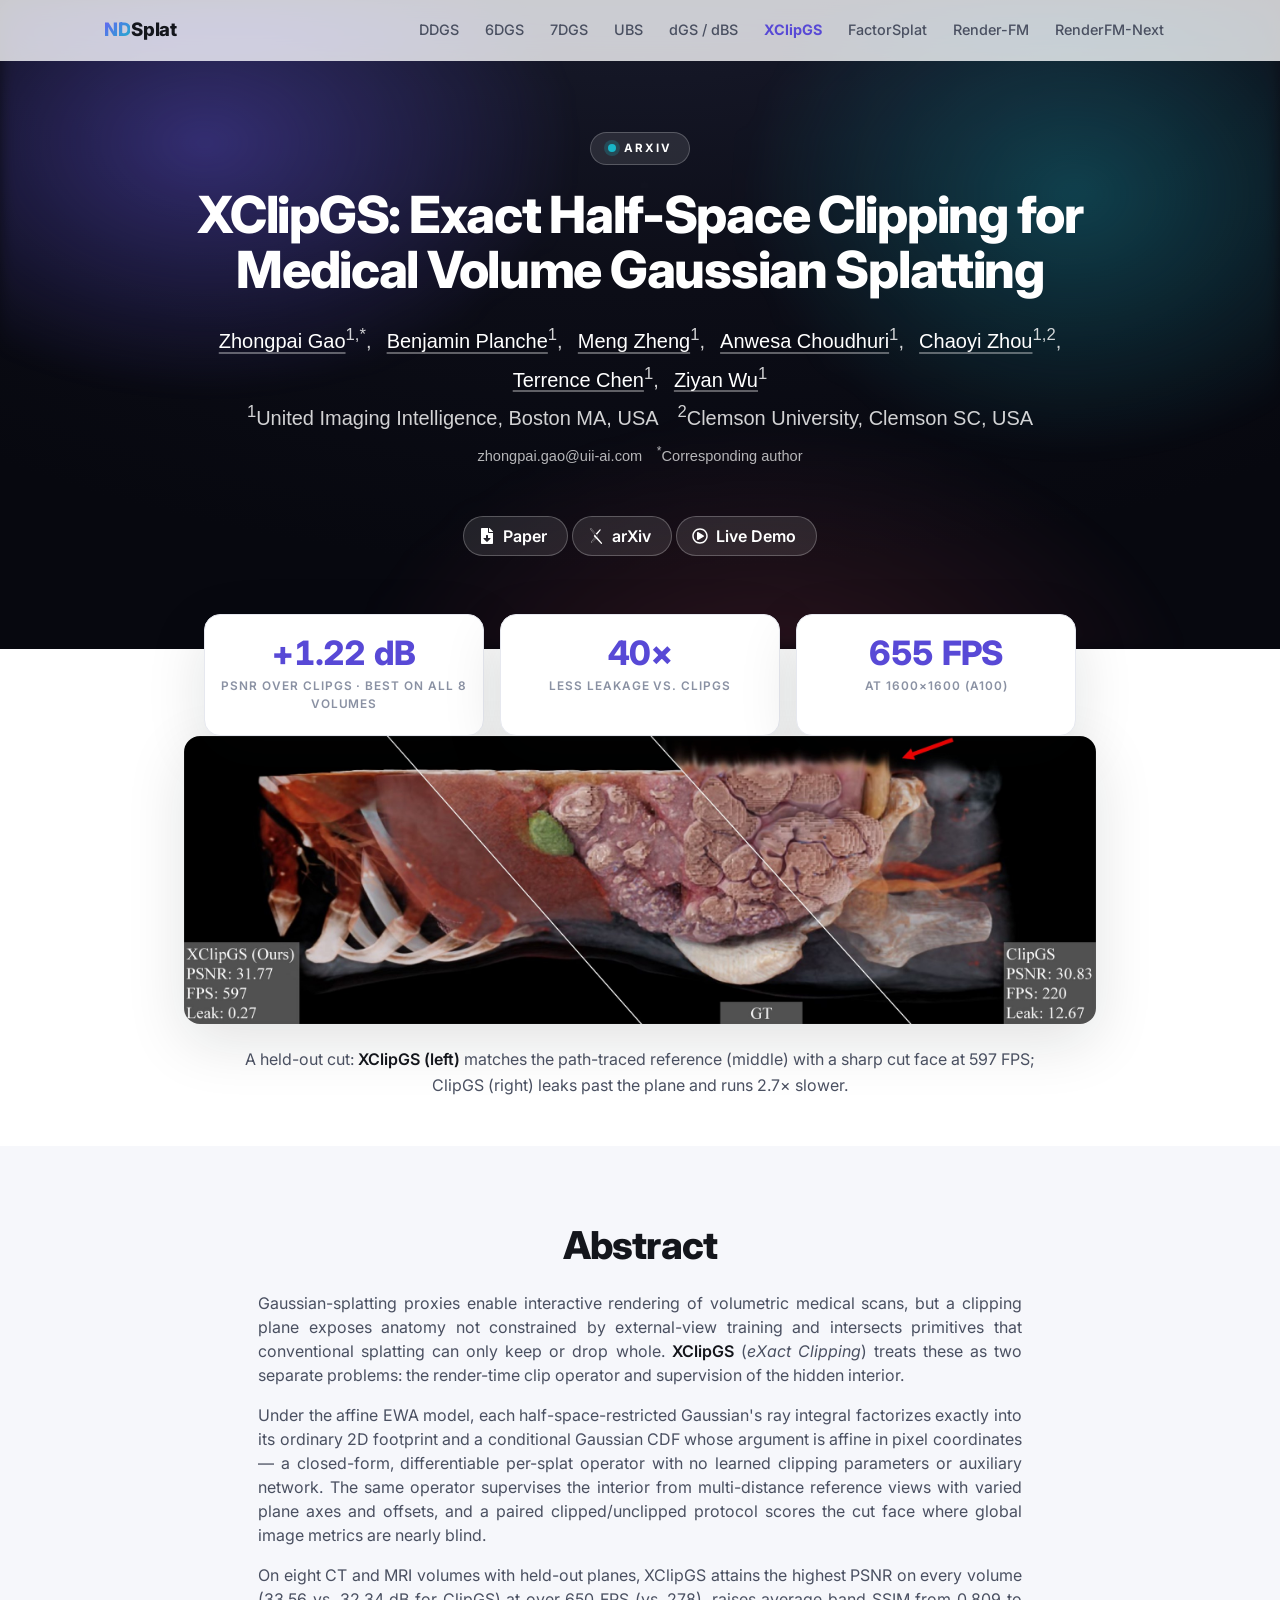
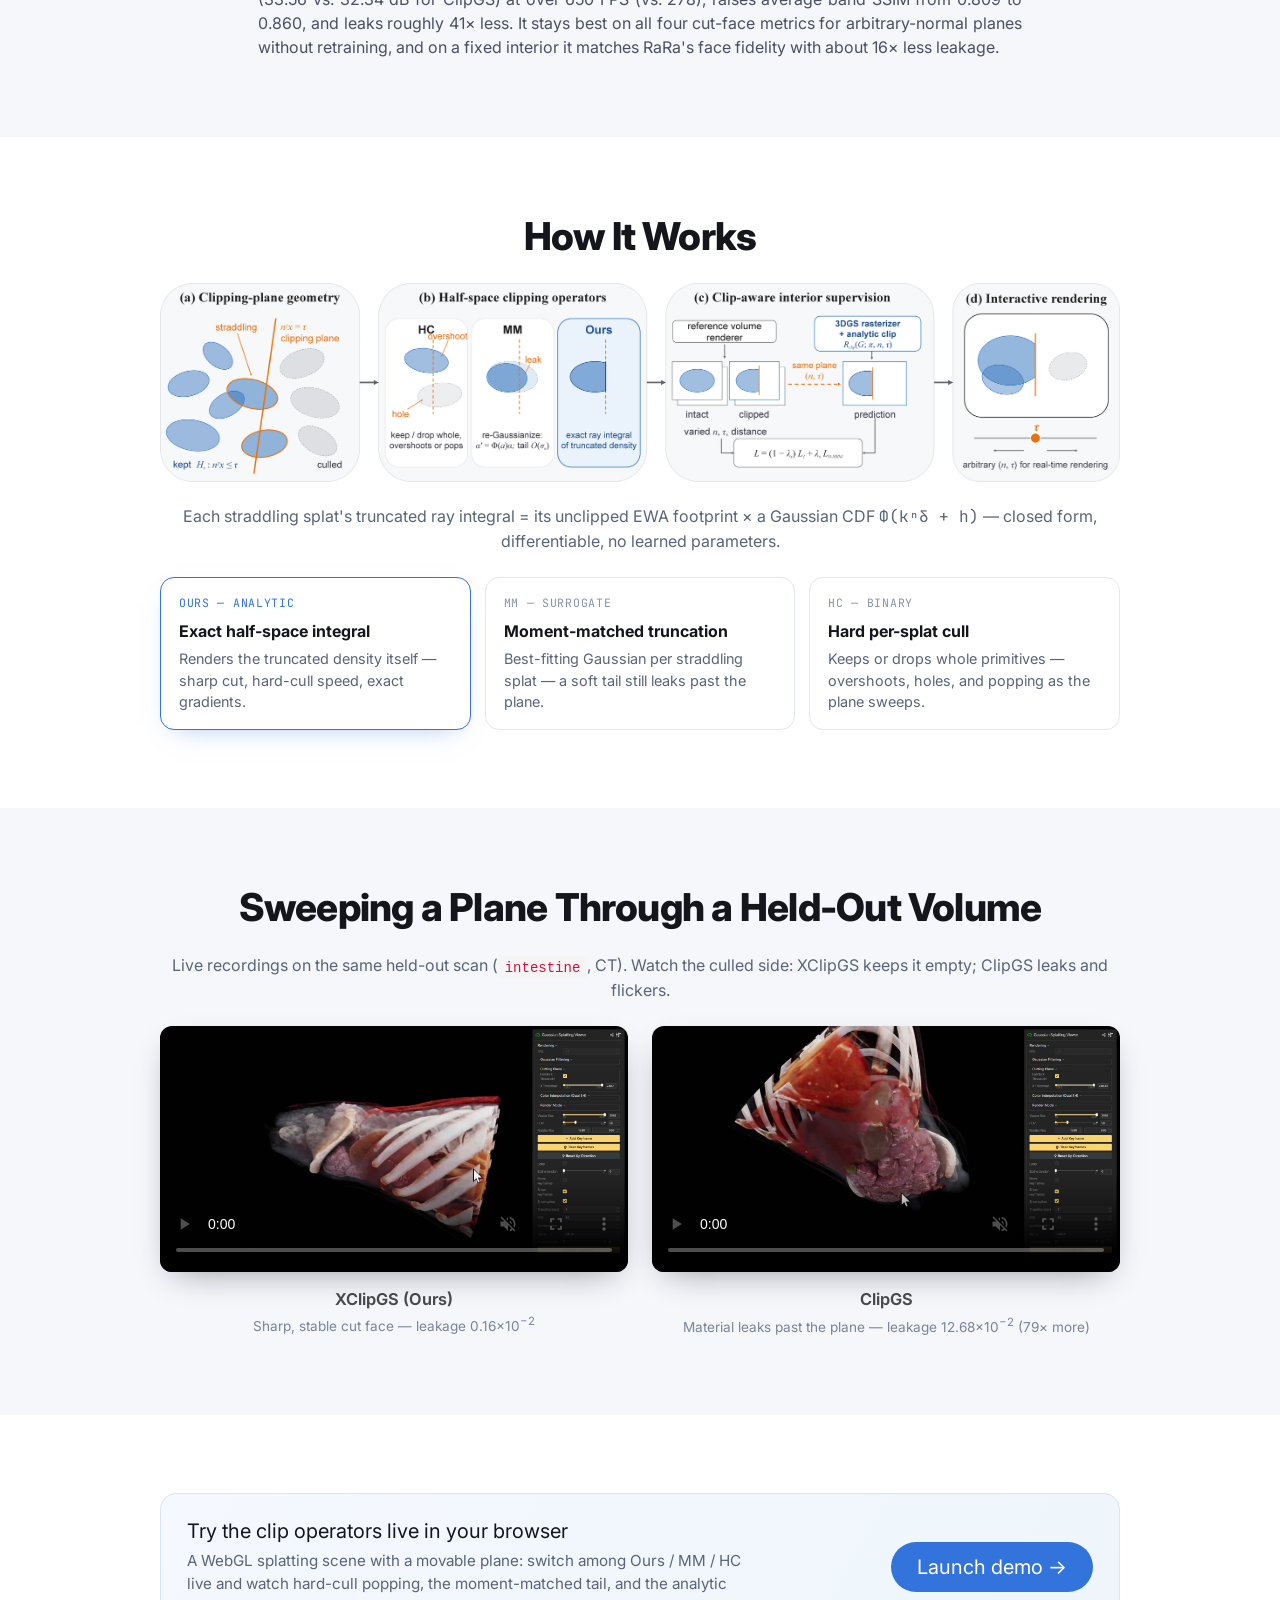
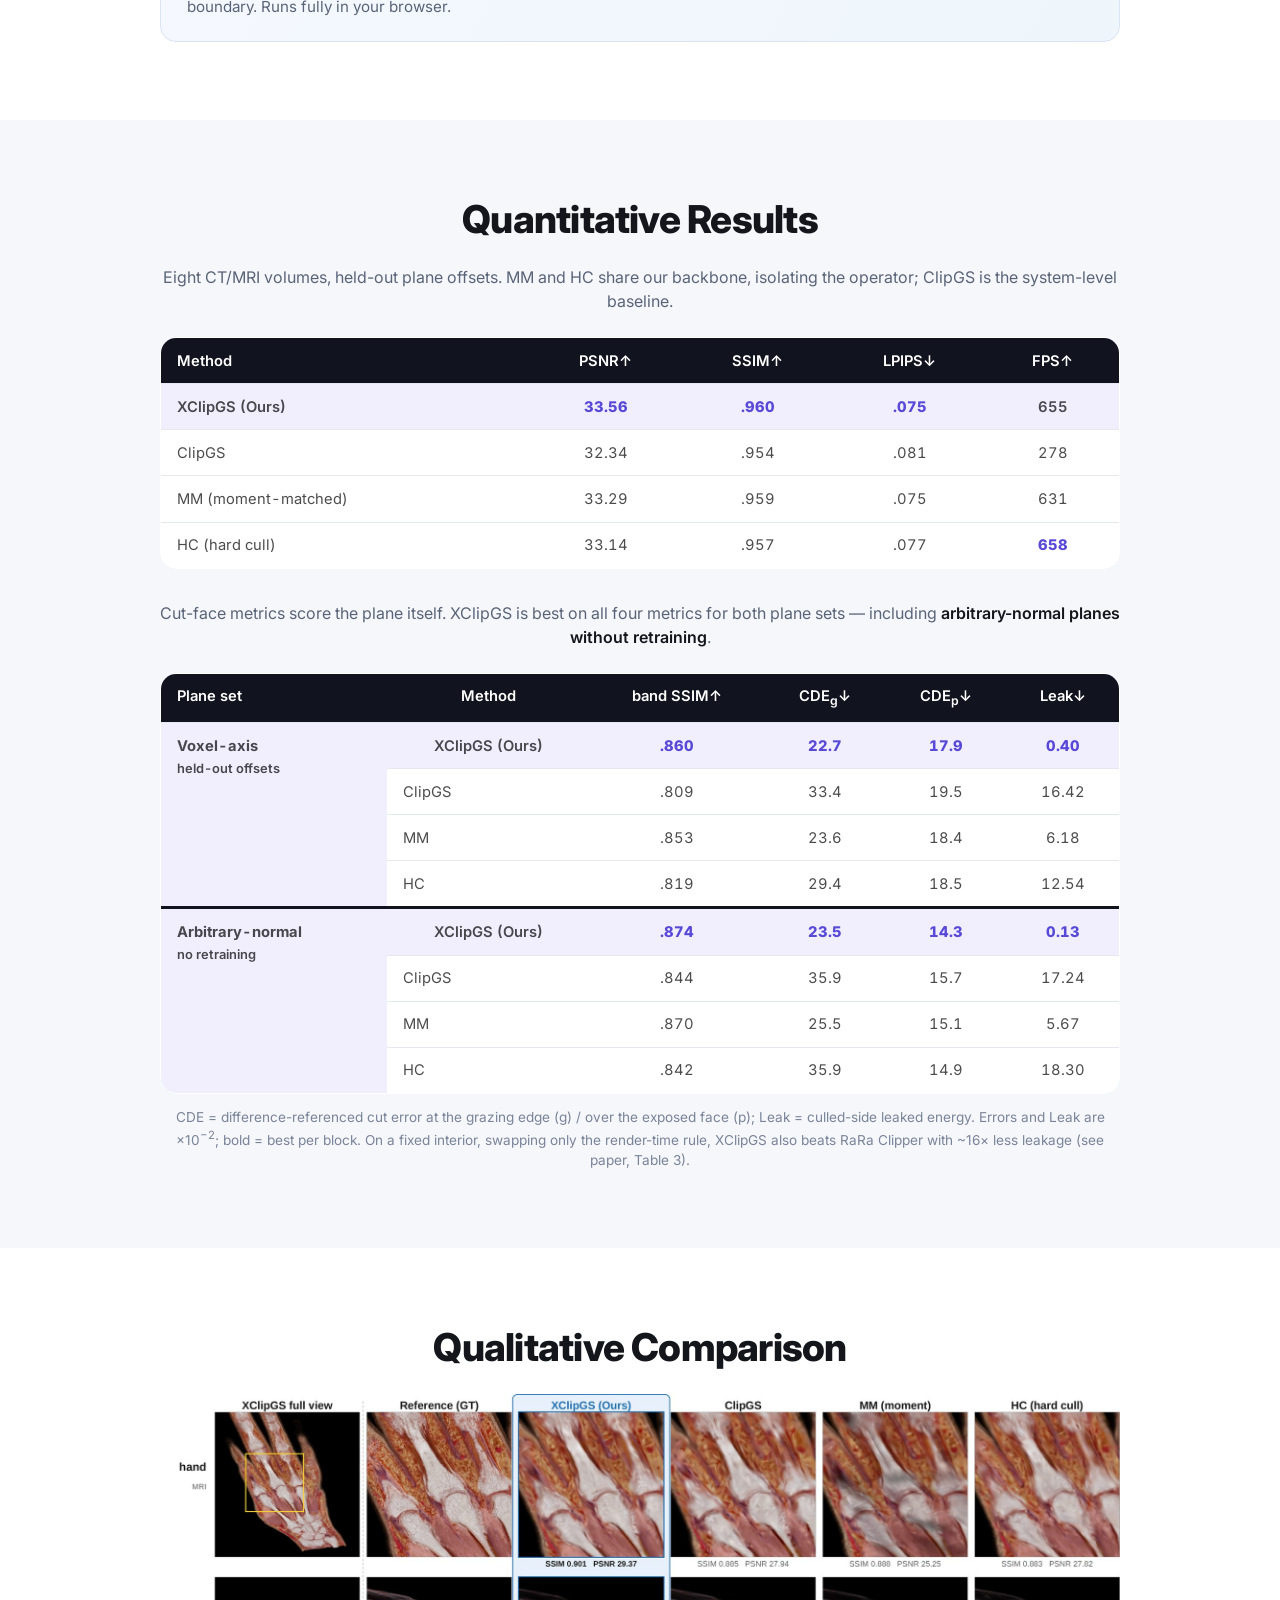
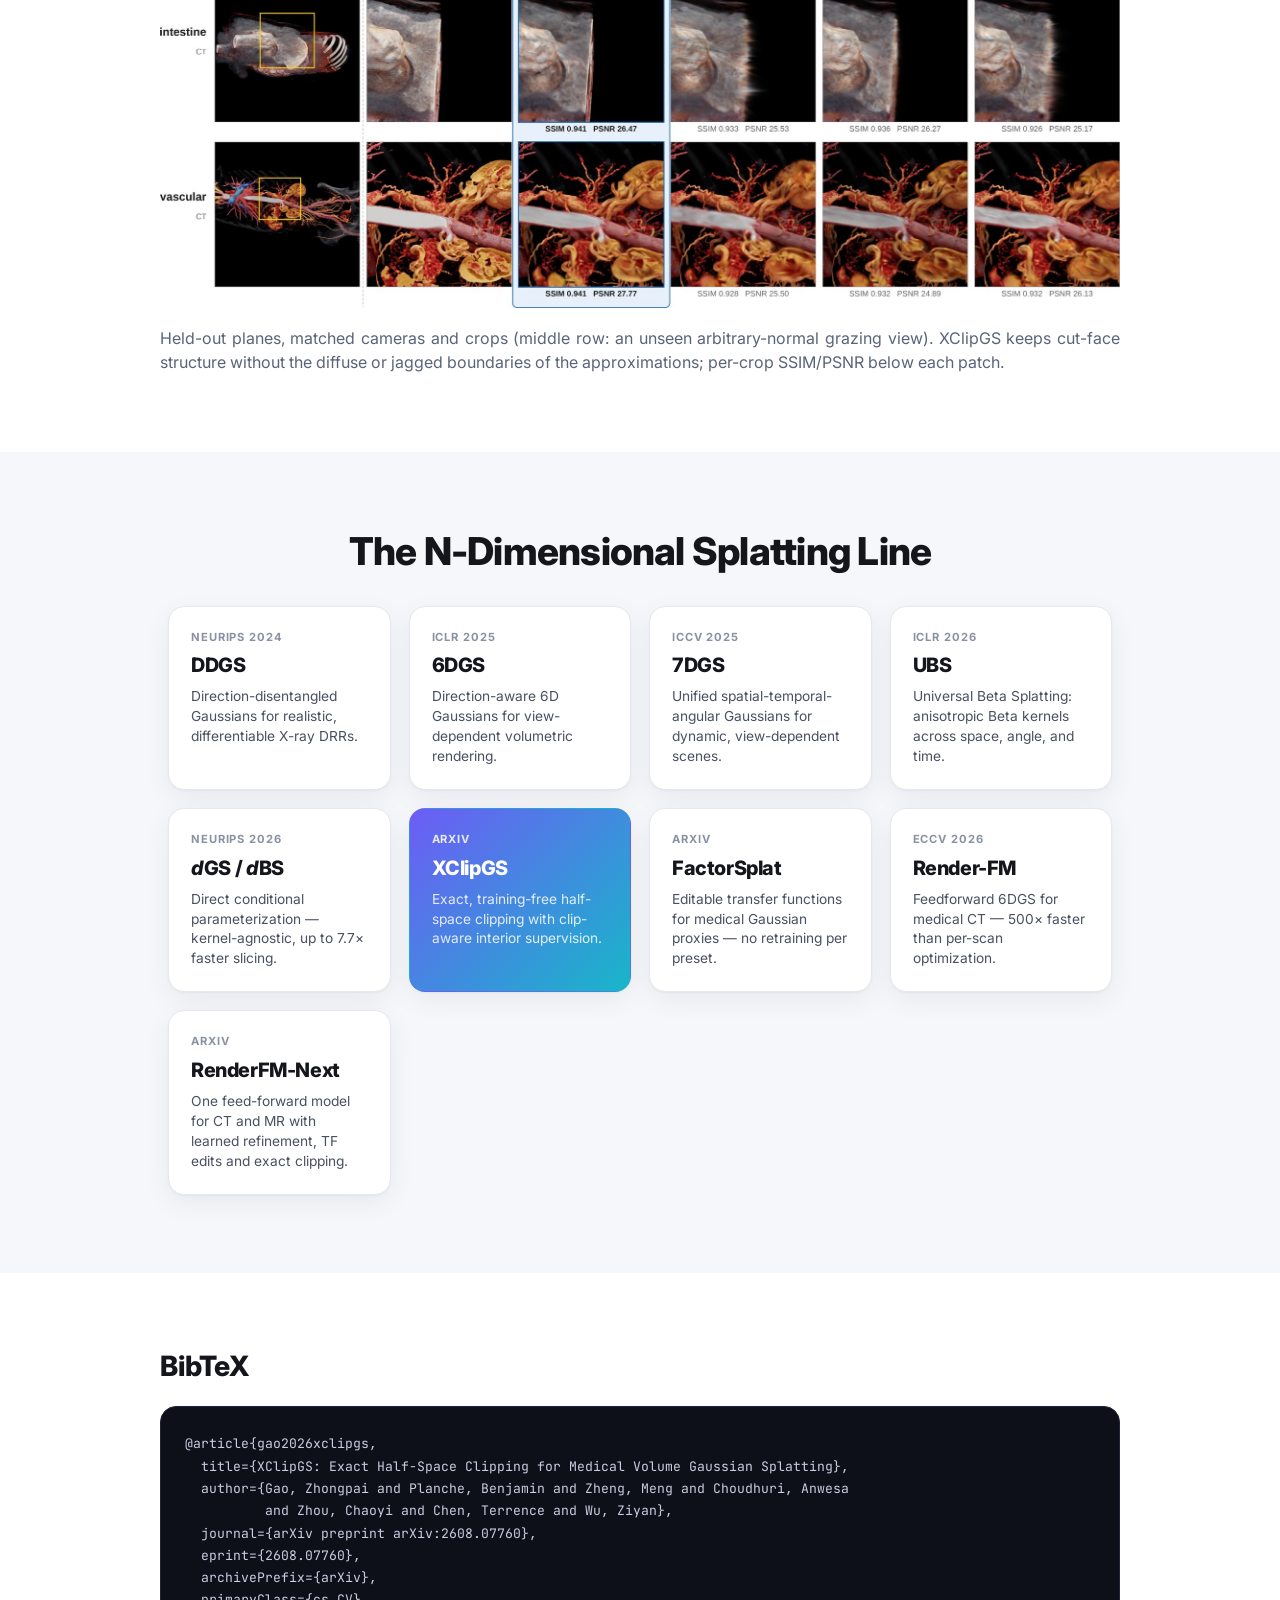
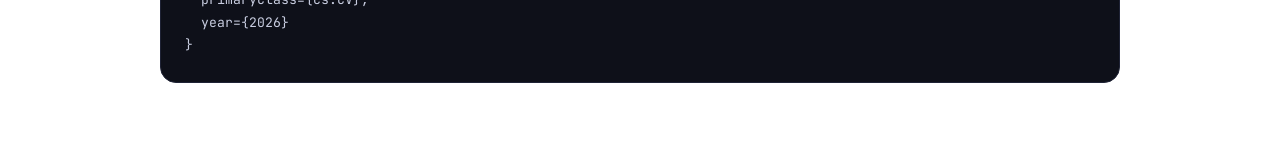
<file: index.html>
<!DOCTYPE html>
<html>

<head>
  <meta charset="utf-8">
  <meta name="description" content="XClipGS: Exact Half-Space Clipping for Medical Volume Gaussian Splatting">
  <meta property="og:title" content="XClipGS" />
  <meta property="og:description" content="XClipGS: Exact Half-Space Clipping for Medical Volume Gaussian Splatting" />
  <meta property="og:url" content="https://gaozhongpai.github.io/XClipGS/" />
  <meta property="og:image" content="static/images/xclipgs.webp" />
  <meta property="og:image:width" content="512" />
  <meta property="og:image:height" content="512" />

  <meta name="twitter:title" content="XClipGS">
  <meta name="twitter:description" content="Exact Half-Space Clipping for Medical Volume Gaussian Splatting">
  <meta name="twitter:image" content="static/images/xclipgs.webp">
  <meta name="twitter:card" content="summary_large_image">
  <meta name="keywords" content="XClipGS, Gaussian Splatting, clipping plane, medical visualization, volume rendering, CT, MRI">
  <meta name="viewport" content="width=device-width, initial-scale=1">

  <title>XClipGS: Exact Half-Space Clipping for Medical Volume Gaussian Splatting</title>
  <link rel="icon" type="image/webp" href="static/images/xclipgs.webp">

  <!-- Fonts -->
  <link href="https://fonts.googleapis.com/css?family=Google+Sans|Noto+Sans|Castoro" rel="stylesheet">
  <link rel="preconnect" href="https://fonts.googleapis.com">
  <link rel="preconnect" href="https://fonts.gstatic.com" crossorigin>
  <link href="https://fonts.googleapis.com/css2?family=Inter:wght@300;400;500;600;700;800&family=JetBrains+Mono:wght@400;500&display=swap" rel="stylesheet">

  <!-- Bulma -->
  <link rel="stylesheet" href="static/css/bulma.min.css">
  <link rel="stylesheet" href="static/css/bulma-carousel.min.css">
  <link rel="stylesheet" href="static/css/bulma-slider.min.css">
  <link rel="stylesheet" href="static/css/index.css">

  <!-- jQuery and JS -->
  <script src="https://ajax.googleapis.com/ajax/libs/jquery/3.5.1/jquery.min.js"></script>
  <script src="static/js/bulma-carousel.min.js"></script>
  <script src="static/js/bulma-slider.min.js"></script>
  <script src="static/js/index.js"></script>

  <!-- NDSplat theme (loaded last so it wins the cascade) -->
  <link rel="stylesheet" href="static/css/ndsplat-theme.css">
  <script defer src="static/js/ndsplat-nav.js"></script>

  <style>
    /* XClipGS-specific accents on top of the NDSplat theme */
    .xc-video-cols video{width:100%;border-radius:12px;box-shadow:0 12px 32px -14px rgba(10,14,25,.45)}
    .xc-video-cols .vlabel{margin-top:.55rem;font-weight:650;font-size:1.02rem}
    .xc-video-cols .vlabel small{display:block;font-weight:400;color:#7a8499;font-size:.85rem;margin-top:.15rem}
    .xc-op-grid{display:grid;grid-template-columns:repeat(3,1fr);gap:14px;margin-top:1.2rem}
    @media (max-width:768px){.xc-op-grid{grid-template-columns:1fr}}
    .xc-op{border:1px solid #e3e7f0;border-radius:14px;padding:16px 18px;background:#fff}
    .xc-op h4{margin:0 0 .35rem;font-size:1.0rem;font-weight:700}
    .xc-op p{margin:0;font-size:.9rem;color:#5a6478;line-height:1.5}
    .xc-op.is-ours{border-color:#3273dc;box-shadow:0 10px 26px -16px rgba(50,115,220,.55)}
    .xc-op .tag-line{font-family:"JetBrains Mono",monospace;font-size:.72rem;letter-spacing:.06em;
      text-transform:uppercase;color:#8a93a8;margin-bottom:.45rem}
    .xc-op.is-ours .tag-line{color:#3273dc}
    .xc-demo-cta{display:flex;flex-wrap:wrap;align-items:center;justify-content:space-between;gap:18px;
      border:1px solid #dbe3f5;border-radius:16px;padding:22px 26px;
      background:linear-gradient(120deg,#f5f8ff,#eef6fb)}
    .xc-demo-cta h3{margin:0 0 .3rem;font-size:1.25rem}
    .xc-demo-cta p{margin:0;color:#5a6478;font-size:.95rem;max-width:56ch}
    .xc-note{color:#7a8499;font-size:.85rem;margin-top:.8rem}
    /* strong divider between plane-set blocks in the cut-face table */
    .rfm-metrics tr.xc-block td{border-top:3px solid #11131e}
  </style>
</head>

<body>

  <!-- ============ NDSplat NAV ============ -->
  <header class="nd-nav" id="ndNav">
    <div class="nd-nav-inner">
      <a class="nd-brand" href="https://gaozhongpai.github.io/ndsplat/"><span class="mk">ND</span>Splat</a>
      <nav class="nd-nav-links">
        <a href="https://gaozhongpai.github.io/ddgs/">DDGS</a>
        <a href="https://gaozhongpai.github.io/6dgs/">6DGS</a>
        <a href="https://gaozhongpai.github.io/7dgs/">7DGS</a>
        <a href="https://rongliu-leo.github.io/universal-beta-splatting/">UBS</a>
        <a href="https://gaozhongpai.github.io/dgs/">dGS / dBS</a>
        <a href="https://gaozhongpai.github.io/XClipGS/" class="current">XClipGS</a>
        <a href="https://gaozhongpai.github.io/FactorSplat/">FactorSplat</a>
        <a href="https://gaozhongpai.github.io/renderfm/">Render-FM</a>
        <a href="https://gaozhongpai.github.io/renderfmnext/">RenderFM-Next</a>
      </nav>
      <button class="nd-nav-toggle" id="ndNavToggle" aria-label="Toggle navigation">
        <span></span><span></span><span></span>
      </button>
    </div>
  </header>

  <section class="hero nd-hero">
    <div class="nd-hero-bg" aria-hidden="true"></div>
    <div class="hero-body">
      <div class="container is-max-desktop">
        <div class="columns is-centered">
          <div class="column has-text-centered">
            <span class="nd-venue"><span class="dot"></span>arXiv</span>
            <h1 class="title is-1 publication-title">XClipGS: Exact Half-Space Clipping for Medical Volume Gaussian Splatting</h1>
            <div class="is-size-5 publication-authors">
              <span class="author-block">
                <a href="https://sites.google.com/site/gaozhongpai/home" target="_blank">Zhongpai Gao</a><sup>1,*</sup>,</span>
              <span class="author-block">
                <a href="https://planche.me/" target="_blank">Benjamin Planche</a><sup>1</sup>,</span>
              <span class="author-block">
                <a href="https://mzhengrpi.github.io/" target="_blank">Meng Zheng</a><sup>1</sup>,
              </span>
              <span class="author-block">
                <a href="https://scholar.google.com/citations?user=KQnKUHKGFdUC&hl=en" target="_blank">Anwesa Choudhuri</a><sup>1</sup>,
              </span>
              <span class="author-block">
                <a href="https://chaoyizh.github.io/chaoyizh-home-page/" target="_blank">Chaoyi Zhou</a><sup>1,2</sup>,</span>
              <span class="author-block">
                <a href="https://scholar.google.com/citations?user=S2BT6ogAAAAJ&hl=en" target="_blank">Terrence Chen</a><sup>1</sup>,
              </span>
              <span class="author-block">
                <a href="https://wuziyan.com/" target="_blank">Ziyan Wu</a><sup>1</sup>
              </span>
            </div>

            <div class="is-size-5 publication-authors">
              <span class="author-block"><sup>1</sup>United Imaging Intelligence, Boston MA, USA&emsp;<sup>2</sup>Clemson University, Clemson SC, USA</span>
              <span class="eql-cntrb"><small><br>zhongpai.gao@uii-ai.com&emsp;<sup>*</sup>Corresponding author</small></span>
            </div>

            <div class="column has-text-centered">
              <div class="publication-links">
                <!-- Paper PDF -->
                <span class="link-block">
                  <a href="static/pdfs/xclipgs.pdf" target="_blank"
                    class="external-link button is-normal is-rounded is-dark">
                    <span class="icon">
                      <svg xmlns="http://www.w3.org/2000/svg" viewBox="0 0 384 512" width="1em" height="1em" fill="currentColor" aria-hidden="true"><path d="M224 136V0H24C10.7 0 0 10.7 0 24v464c0 13.3 10.7 24 24 24h336c13.3 0 24-10.7 24-24V160H248c-13.2 0-24-10.8-24-24zm76.45 211.36l-96.42 95.7c-6.65 6.61-17.39 6.61-24.04 0l-96.42-95.7C73.42 337.29 80.54 320 94.82 320H160v-80c0-8.84 7.16-16 16-16h32c8.84 0 16 7.16 16 16v80h65.18c14.28 0 21.4 17.29 10.27 27.36zM377 105L279.1 7c-4.5-4.5-10.6-7-17-7H256v128h128v-6.1c0-6.3-2.5-12.4-7-16.9z"/></svg>
                    </span>
                    <span>Paper</span>
                  </a>
                </span>

                <!-- arXiv -->
                <span class="link-block">
                  <a href="https://arxiv.org/abs/2608.07760" target="_blank" rel="noopener"
                    class="external-link button is-normal is-rounded is-dark">
                    <span class="icon">
                      <svg xmlns="http://www.w3.org/2000/svg" viewBox="0 0 24 24" width="1em" height="1em" fill="currentColor" aria-hidden="true"><path d="M3.8423 0a1.0037 1.0037 0 0 0-.922.6078c-.1536.3687-.0438.6275.2938 1.1113l6.9185 8.3597-1.0223 1.1058a1.0393 1.0393 0 0 0 .003 1.4229l1.2292 1.3135-5.4391 6.4444c-.2803.299-.4538.823-.2971 1.1986a1.0253 1.0253 0 0 0 .9585.635.9133.9133 0 0 0 .6891-.3405l5.783-6.126 7.4902 8.0051a.8527.8527 0 0 0 .6835.2597.9575.9575 0 0 0 .8777-.6138c.1577-.377-.017-.7502-.306-1.1407l-7.0518-8.3418 1.0632-1.13a.9626.9626 0 0 0 .0089-1.3165L4.6336.4639s-.3733-.4535-.768-.463zm0 .272h.0166c.2179.0052.4874.2715.5644.3639l.005.006.0052.0055 10.169 10.9905a.6915.6915 0 0 1-.0072.945l-1.0666 1.133-1.4982-1.7724-8.5994-10.39c-.3286-.472-.352-.6183-.2592-.841a.7307.7307 0 0 1 .6704-.4401Zm14.341 1.5701a.877.877 0 0 0-.6554.2418l-5.6962 6.1584 1.6944 1.8319 5.3089-6.5138c.3251-.4335.479-.6603.3247-1.0292a1.1205 1.1205 0 0 0-.9763-.689zm-7.6557 12.2823 1.3186 1.4135-5.7864 6.1295a.6494.6494 0 0 1-.4959.26.7516.7516 0 0 1-.706-.4669c-.1119-.2682.0359-.6864.2442-.9083l.0051-.0055.0047-.0055z"/></svg>
                    </span>
                    <span>arXiv</span>
                  </a>
                </span>

                <!-- Interactive demo -->
                <span class="link-block">
                  <a href="demo/" target="_blank"
                    class="external-link button is-normal is-rounded is-dark">
                    <span class="icon">
                      <svg xmlns="http://www.w3.org/2000/svg" viewBox="0 0 512 512" width="1em" height="1em" fill="currentColor" aria-hidden="true"><path d="M371.7 238l-176-107c-15.8-8.8-35.7 2.5-35.7 21v208c0 18.4 19.8 29.8 35.7 21l176-101c16.4-9.1 16.4-32.8 0-42zM504 256C504 119 393 8 256 8S8 119 8 256s111 248 248 248 248-111 248-248zm-448 0c0-110.5 89.5-200 200-200s200 89.5 200 200-89.5 200-200 200S56 366.5 56 256z"/></svg>
                    </span>
                    <span>Live Demo</span>
                  </a>
                </span>

              </div>
            </div>
          </div>
        </div>
      </div>
    </div>
  </section>

  <!-- ============ STAT STRIP ============ -->
  <div class="nd-stats">
    <div class="nd-stat"><div class="num">+1.22 dB</div><div class="lbl">PSNR over ClipGS &middot; best on all 8 volumes</div></div>
    <div class="nd-stat"><div class="num">40&times;</div><div class="lbl">Less leakage vs. ClipGS</div></div>
    <div class="nd-stat"><div class="num">655 FPS</div><div class="lbl">At 1600&times;1600 (A100)</div></div>
  </div>

  <!-- Teaser image -->
  <section class="hero teaser nd-reveal">
    <div class="container is-max-desktop">
      <div class="hero-body">
        <img src="static/images/teaser.jpg" alt="XClipGS teaser: our result, the volume-rendering reference, and ClipGS on an unseen cut" style="height:100%;width:100%;">
        <h2 class="subtitle has-text-centered">
          A held-out cut: <b>XClipGS (left)</b> matches the path-traced reference (middle) with a sharp cut face
          at 597&nbsp;FPS; ClipGS (right) leaks past the plane and runs 2.7&times; slower.
        </h2>
      </div>
    </div>
  </section>
  <!-- End teaser image -->

  <!-- Paper abstract -->
  <section class="section hero is-light nd-reveal">
    <div class="container is-max-desktop">
      <div class="columns is-centered has-text-centered">
        <div class="column is-four-fifths">
          <h2 class="title is-3">Abstract</h2>
          <div class="content has-text-justified">
            <p>
              Gaussian-splatting proxies enable interactive rendering of volumetric medical scans, but a clipping
              plane exposes anatomy not constrained by external-view training and intersects primitives that
              conventional splatting can only keep or drop whole. <b>XClipGS</b> (<i>eXact Clipping</i>) treats
              these as two separate problems: the render-time clip operator and supervision of the hidden interior.
            </p>
            <p>
              Under the affine EWA model, each half-space-restricted Gaussian's ray integral factorizes exactly
              into its ordinary 2D footprint and a conditional Gaussian CDF whose argument is affine in pixel
              coordinates &mdash; a closed-form, differentiable per-splat operator with no learned clipping
              parameters or auxiliary network. The same operator supervises the interior from multi-distance
              reference views with varied plane axes and offsets, and a paired clipped/unclipped protocol scores
              the cut face where global image metrics are nearly blind.
            </p>
            <p>
              On eight CT and MRI volumes with held-out planes, XClipGS attains the highest PSNR on every volume
              (33.56 vs. 32.34&nbsp;dB for ClipGS) at over 650&nbsp;FPS (vs. 278), raises average band SSIM from
              0.809 to 0.860, and leaks roughly 41&times; less. It stays best on all four cut-face metrics for
              arbitrary-normal planes without retraining, and on a fixed interior it matches RaRa's face fidelity
              with about 16&times; less leakage.
            </p>
          </div>
        </div>
      </div>
    </div>
  </section>
  <!-- End paper abstract -->

  <!-- Method -->
  <section class="section nd-reveal">
    <div class="container is-max-desktop">
      <div class="columns is-centered">
        <div class="column is-full-width">
          <h2 class="title is-3 has-text-centered">How It Works</h2>
          <img src="static/images/pipeline.png" alt="XClipGS pipeline" style="width:100%;">
          <div class="content has-text-justified" style="margin-top:1rem;">
            <p class="has-text-centered" style="color:#5a6478;">
              Each straddling splat's truncated ray integral = its unclipped EWA footprint &times; a Gaussian CDF
              <span style="font-family:'JetBrains Mono',monospace;">&Phi;(k&#8319;&delta;&nbsp;+&nbsp;h)</span>
              &mdash; closed form, differentiable, no learned parameters.
            </p>
          </div>

          <div class="xc-op-grid">
            <div class="xc-op is-ours">
              <div class="tag-line">Ours &mdash; analytic</div>
              <h4>Exact half-space integral</h4>
              <p>Renders the truncated density itself &mdash; sharp cut, hard-cull speed, exact gradients.</p>
            </div>
            <div class="xc-op">
              <div class="tag-line">MM &mdash; surrogate</div>
              <h4>Moment-matched truncation</h4>
              <p>Best-fitting Gaussian per straddling splat &mdash; a soft tail still leaks past the plane.</p>
            </div>
            <div class="xc-op">
              <div class="tag-line">HC &mdash; binary</div>
              <h4>Hard per-splat cull</h4>
              <p>Keeps or drops whole primitives &mdash; overshoots, holes, and popping as the plane sweeps.</p>
            </div>
          </div>
        </div>
      </div>
    </div>
  </section>

  <!-- Video comparison -->
  <section class="section hero is-light nd-reveal">
    <div class="container is-max-desktop">
      <h2 class="title is-3 has-text-centered">Sweeping a Plane Through a Held-Out Volume</h2>
      <p class="content has-text-centered" style="color:#5a6478;">
        Live recordings on the same held-out scan (<code>intestine</code>, CT). Watch the culled side:
        XClipGS keeps it empty; ClipGS leaks and flickers.
      </p>
      <div class="columns is-centered xc-video-cols">
        <div class="column is-half has-text-centered">
          <video autoplay controls muted loop playsinline preload="metadata" poster="static/videos/XClipGS_poster.jpg">
            <source src="static/videos/XClipGS.mp4" type="video/mp4">
          </video>
          <div class="vlabel">XClipGS (Ours)
            <small>Sharp, stable cut face &mdash; leakage 0.16&times;10<sup>&minus;2</sup></small>
          </div>
        </div>
        <div class="column is-half has-text-centered">
          <video autoplay controls muted loop playsinline preload="metadata" poster="static/videos/ClipGS_poster.jpg">
            <source src="static/videos/ClipGS.mp4" type="video/mp4">
          </video>
          <div class="vlabel">ClipGS
            <small>Material leaks past the plane &mdash; leakage 12.68&times;10<sup>&minus;2</sup> (79&times; more)</small>
          </div>
        </div>
      </div>
    </div>
  </section>

  <!-- Interactive demo CTA -->
  <section class="section nd-reveal">
    <div class="container is-max-desktop">
      <div class="xc-demo-cta">
        <div>
          <h3>Try the clip operators live in your browser</h3>
          <p>A WebGL splatting scene with a movable plane: switch among Ours / MM / HC live and watch hard-cull
             popping, the moment-matched tail, and the analytic boundary. Runs fully in your browser.</p>
        </div>
        <a href="demo/" target="_blank" class="button is-link is-medium is-rounded">Launch demo &rarr;</a>
      </div>
    </div>
  </section>

  <!-- Quantitative results -->
  <section class="section hero is-light nd-reveal">
    <div class="container is-max-desktop">
      <div class="columns is-centered">
        <div class="column is-full-width has-text-centered">
          <h2 class="title is-3">Quantitative Results</h2>
          <p class="content has-text-centered" style="color:#5a6478;">
            Eight CT/MRI volumes, held-out plane offsets. MM and HC share our backbone, isolating the operator;
            ClipGS is the system-level baseline.
          </p>

          <div class="rfm-table-wrap">
            <table class="rfm-metrics">
              <thead>
                <tr><th>Method</th><th>PSNR&uarr;</th><th>SSIM&uarr;</th><th>LPIPS&darr;</th><th>FPS&uarr;</th></tr>
              </thead>
              <tbody>
                <tr class="rfm-ours"><td>XClipGS (Ours)</td><td class="best">33.56</td><td class="best">.960</td><td class="best">.075</td><td>655</td></tr>
                <tr><td>ClipGS</td><td>32.34</td><td>.954</td><td>.081</td><td>278</td></tr>
                <tr><td>MM (moment-matched)</td><td>33.29</td><td>.959</td><td>.075</td><td>631</td></tr>
                <tr><td>HC (hard cull)</td><td>33.14</td><td>.957</td><td>.077</td><td class="best">658</td></tr>
              </tbody>
            </table>
          </div>

          <p class="content has-text-centered" style="color:#5a6478;margin-top:2rem;">
            Cut-face metrics score the plane itself. XClipGS is best on all four metrics for both plane sets
            &mdash; including <b>arbitrary-normal planes without retraining</b>.
          </p>

          <div class="rfm-table-wrap">
            <table class="rfm-metrics">
              <thead>
                <tr>
                  <th>Plane set</th><th>Method</th>
                  <th>band SSIM&uarr;</th><th>CDE<sub>g</sub>&darr;</th><th>CDE<sub>p</sub>&darr;</th><th>Leak&darr;</th>
                </tr>
              </thead>
              <tbody>
                <tr class="rfm-ours"><td rowspan="4"><b>Voxel-axis</b><br><small>held-out offsets</small></td>
                    <td>XClipGS (Ours)</td><td class="best">.860</td><td class="best">22.7</td><td class="best">17.9</td><td class="best">0.40</td></tr>
                <tr><td>ClipGS</td><td>.809</td><td>33.4</td><td>19.5</td><td>16.42</td></tr>
                <tr><td>MM</td><td>.853</td><td>23.6</td><td>18.4</td><td>6.18</td></tr>
                <tr><td>HC</td><td>.819</td><td>29.4</td><td>18.5</td><td>12.54</td></tr>

                <tr class="rfm-ours xc-block"><td rowspan="4"><b>Arbitrary-normal</b><br><small>no retraining</small></td>
                    <td>XClipGS (Ours)</td><td class="best">.874</td><td class="best">23.5</td><td class="best">14.3</td><td class="best">0.13</td></tr>
                <tr><td>ClipGS</td><td>.844</td><td>35.9</td><td>15.7</td><td>17.24</td></tr>
                <tr><td>MM</td><td>.870</td><td>25.5</td><td>15.1</td><td>5.67</td></tr>
                <tr><td>HC</td><td>.842</td><td>35.9</td><td>14.9</td><td>18.30</td></tr>
              </tbody>
            </table>
          </div>
          <p class="xc-note">
            CDE = difference-referenced cut error at the grazing edge (g) / over the exposed face (p);
            Leak = culled-side leaked energy. Errors and Leak are &times;10<sup>&minus;2</sup>; bold = best per block.
            On a fixed interior, swapping only the render-time rule, XClipGS also beats RaRa Clipper with
            ~16&times; less leakage (see paper, Table&nbsp;3).
          </p>
        </div>
      </div>
    </div>
  </section>

  <!-- Qualitative -->
  <section class="section nd-reveal">
    <div class="container is-max-desktop">
      <h2 class="title is-3 has-text-centered">Qualitative Comparison</h2>
      <img src="static/images/qualitative.jpg" alt="Qualitative comparison on held-out clipping planes" style="width:100%;">
      <p class="content has-text-justified" style="color:#5a6478;margin-top:.8rem;">
        Held-out planes, matched cameras and crops (middle row: an unseen arbitrary-normal grazing view).
        XClipGS keeps cut-face structure without the diffuse or jagged boundaries of the approximations;
        per-crop SSIM/PSNR below each patch.
      </p>
    </div>
  </section>

  <!-- ============ RELATED WORK (cross-reference network) ============ -->
  <section class="section nd-related nd-reveal">
    <div class="container is-max-desktop">
      <h2 class="title is-3 has-text-centered" style="margin-bottom: 2rem;">The N-Dimensional Splatting Line</h2>
      <div class="nd-related-grid">
        <a class="nd-rel" href="https://gaozhongpai.github.io/ddgs/">
          <span class="nd-rel-venue">NeurIPS 2024</span>
          <span class="nd-rel-name">DDGS</span>
          <span class="nd-rel-desc">Direction-disentangled Gaussians for realistic, differentiable X-ray DRRs.</span>
        </a>
        <a class="nd-rel" href="https://gaozhongpai.github.io/6dgs/">
          <span class="nd-rel-venue">ICLR 2025</span>
          <span class="nd-rel-name">6DGS</span>
          <span class="nd-rel-desc">Direction-aware 6D Gaussians for view-dependent volumetric rendering.</span>
        </a>
        <a class="nd-rel" href="https://gaozhongpai.github.io/7dgs/">
          <span class="nd-rel-venue">ICCV 2025</span>
          <span class="nd-rel-name">7DGS</span>
          <span class="nd-rel-desc">Unified spatial-temporal-angular Gaussians for dynamic, view-dependent scenes.</span>
        </a>
        <a class="nd-rel" href="https://rongliu-leo.github.io/universal-beta-splatting/">
          <span class="nd-rel-venue">ICLR 2026</span>
          <span class="nd-rel-name">UBS</span>
          <span class="nd-rel-desc">Universal Beta Splatting: anisotropic Beta kernels across space, angle, and time.</span>
        </a>
        <a class="nd-rel" href="https://gaozhongpai.github.io/dgs/">
          <span class="nd-rel-venue">NeurIPS 2026</span>
          <span class="nd-rel-name"><em class="tight">d</em>GS / <em class="tight">d</em>BS</span>
          <span class="nd-rel-desc">Direct conditional parameterization &mdash; kernel-agnostic, up to 7.7&times; faster slicing.</span>
        </a>
        <a class="nd-rel is-self" href="https://arxiv.org/abs/2608.07760" target="_blank" rel="noopener">
          <span class="nd-rel-venue">arXiv</span>
          <span class="nd-rel-name">XClipGS</span>
          <span class="nd-rel-desc">Exact, training-free half-space clipping with clip-aware interior supervision.</span>
        </a>
        <a class="nd-rel" href="https://gaozhongpai.github.io/FactorSplat/">
          <span class="nd-rel-venue">arXiv</span>
          <span class="nd-rel-name">FactorSplat</span>
          <span class="nd-rel-desc">Editable transfer functions for medical Gaussian proxies &mdash; no retraining per preset.</span>
        </a>
        <a class="nd-rel" href="https://gaozhongpai.github.io/renderfm/">
          <span class="nd-rel-venue">ECCV 2026</span>
          <span class="nd-rel-name">Render-FM</span>
          <span class="nd-rel-desc">Feedforward 6DGS for medical CT &mdash; 500&times; faster than per-scan optimization.</span>
        </a>
        <a class="nd-rel" href="https://gaozhongpai.github.io/renderfmnext/">
          <span class="nd-rel-venue">arXiv</span>
          <span class="nd-rel-name">RenderFM-Next</span>
          <span class="nd-rel-desc">One feed-forward model for CT and MR with learned refinement, TF edits and exact clipping.</span>
        </a>
      </div>
    </div>
  </section>

  <!--BibTex citation -->
  <section class="section" id="BibTeX">
    <div class="container is-max-desktop content">
      <h2 class="title">BibTeX</h2>
      <pre><code>@article{gao2026xclipgs,
  title={XClipGS: Exact Half-Space Clipping for Medical Volume Gaussian Splatting},
  author={Gao, Zhongpai and Planche, Benjamin and Zheng, Meng and Choudhuri, Anwesa
          and Zhou, Chaoyi and Chen, Terrence and Wu, Ziyan},
  journal={arXiv preprint arXiv:2608.07760},
  eprint={2608.07760},
  archivePrefix={arXiv},
  primaryClass={cs.CV},
  year={2026}
}</code></pre>
    </div>
  </section>
  <!--End BibTex citation -->


</body>

</html>
</file>
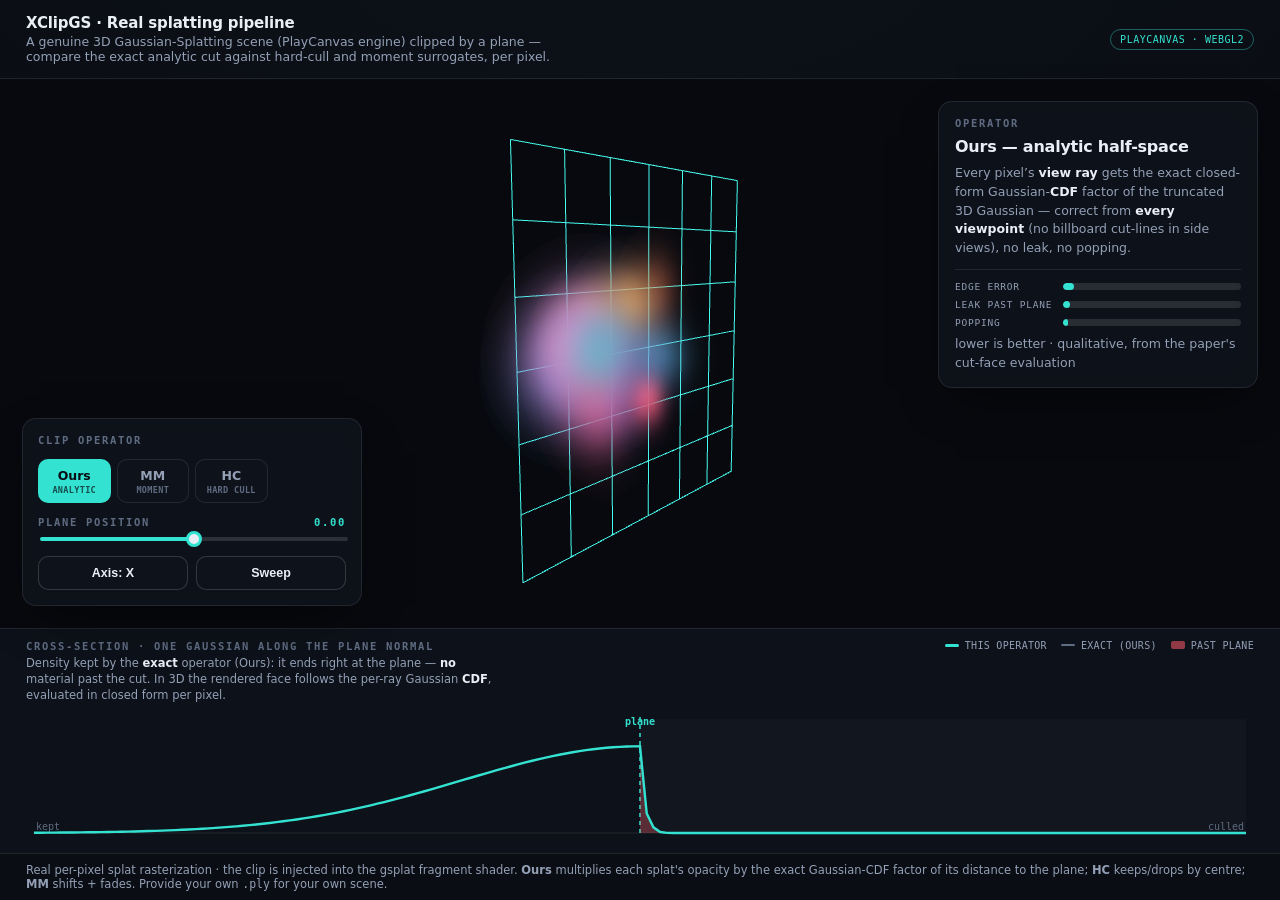
<file: demo/index.html>
<!DOCTYPE html>
<html lang="en">
<head>
<meta charset="utf-8" />
<meta name="viewport" content="width=device-width, initial-scale=1" />
<title>XClipGS — Real Gaussian-Splatting Clip Demo</title>
<style>
  :root{
    --bg:#0a0d13; --panel:rgba(17,21,30,.72); --panel-solid:#11151e;
    --stroke:rgba(255,255,255,.09); --stroke-strong:rgba(255,255,255,.16);
    --ink:#eaeef7; --muted:#93a0b6; --faint:#5f6c82;
    --accent:#34e2d1; --accent-ink:#0a0d13; --warn:#ffb347; --bad:#ff5d6c;
    --fsans:ui-sans-serif,system-ui,-apple-system,"Segoe UI",Roboto,Helvetica,Arial,sans-serif;
    --fmono:ui-monospace,"SF Mono","JetBrains Mono",Menlo,Consolas,monospace;
  }
  *{box-sizing:border-box} html,body{height:100%;margin:0}
  body{background:radial-gradient(120% 90% at 50% -10%,#0d1119,var(--bg) 60%);
    color:var(--ink);font-family:var(--fsans);-webkit-font-smoothing:antialiased;
    display:flex;flex-direction:column;overflow:hidden}
  .eyebrow{font-family:var(--fmono);font-size:10.5px;letter-spacing:.16em;text-transform:uppercase;color:var(--faint);font-weight:600}
  .eyebrow b{color:var(--accent);font-variant-numeric:tabular-nums;font-weight:700}
  header{display:flex;align-items:center;justify-content:space-between;gap:16px;
    padding:14px clamp(14px,3vw,26px);border-bottom:1px solid var(--stroke)}
  header h1{margin:0;font-size:15px;font-weight:650;letter-spacing:-.01em}
  header p{margin:2px 0 0;font-size:12.5px;color:var(--muted);max-width:70ch}
  .badge{font-family:var(--fmono);font-size:10px;letter-spacing:.05em;text-transform:uppercase;
    color:var(--accent);border:1px solid color-mix(in srgb,var(--accent) 40%,transparent);
    padding:4px 9px;border-radius:99px;white-space:nowrap}
  main{position:relative;flex:1 1 auto;min-height:0}
  canvas{position:absolute;inset:0;width:100%;height:100%;display:block;touch-action:none}
  .glass{background:var(--panel);-webkit-backdrop-filter:blur(16px) saturate(1.4);backdrop-filter:blur(16px) saturate(1.4);
    border:1px solid var(--stroke);border-radius:14px;box-shadow:0 18px 48px -18px rgba(0,0,0,.7)}
  .controls{position:absolute;left:clamp(12px,2.4vw,22px);bottom:clamp(12px,2.4vw,22px);
    width:min(340px,86vw);padding:15px;display:flex;flex-direction:column;gap:13px;z-index:4}
  .ops{display:grid;grid-template-columns:repeat(4,1fr);gap:6px}
  .op{cursor:pointer;font-family:var(--fsans);display:flex;flex-direction:column;align-items:center;gap:2px;
    padding:8px 4px 7px;border-radius:10px;border:1px solid var(--stroke);
    background:color-mix(in srgb,var(--panel-solid) 60%,transparent);color:var(--muted);
    font-size:12.5px;font-weight:650;transition:.16s}
  .op small{font-family:var(--fmono);font-size:8.5px;letter-spacing:.04em;color:var(--faint);text-transform:uppercase}
  .op:hover{color:var(--ink);border-color:var(--stroke-strong)}
  .op[aria-selected="true"]{background:var(--accent);color:var(--accent-ink);border-color:transparent}
  .op[aria-selected="true"] small{color:color-mix(in srgb,var(--accent-ink) 70%,transparent)}
  label.ctl{display:flex;flex-direction:column;gap:7px}
  .ctl .eyebrow{display:flex;justify-content:space-between}
  input[type=range]{-webkit-appearance:none;appearance:none;width:100%;height:4px;border-radius:99px;
    background:linear-gradient(90deg,var(--accent),var(--accent)) no-repeat, color-mix(in srgb,var(--ink) 14%,transparent);
    background-size:var(--fill,50%) 100%,100% 100%;outline:none;cursor:pointer}
  input[type=range]::-webkit-slider-thumb{-webkit-appearance:none;width:16px;height:16px;border-radius:50%;background:var(--ink);border:3px solid var(--accent)}
  input[type=range]::-moz-range-thumb{width:16px;height:16px;border:3px solid var(--accent);border-radius:50%;background:var(--ink)}
  .row{display:flex;gap:8px}
  .toggle{flex:1;cursor:pointer;font-size:12.5px;font-weight:600;padding:9px 10px;border-radius:10px;
    border:1px solid var(--stroke-strong);background:color-mix(in srgb,var(--panel-solid) 55%,transparent);color:var(--ink);transition:.16s}
  .toggle:hover{border-color:var(--accent);color:var(--accent)}
  .toggle[aria-pressed="true"]{background:var(--accent);color:var(--accent-ink);border-color:transparent}
  .info{position:absolute;right:clamp(12px,2.4vw,22px);top:clamp(12px,2.4vw,22px);width:min(320px,86vw);
    padding:15px 16px;display:flex;flex-direction:column;gap:8px;z-index:4}
  .info h2{margin:0;font-size:16px;font-weight:650;letter-spacing:-.015em}
  .info p{margin:0;font-size:12.5px;line-height:1.5;color:var(--muted)}
  .info b{color:var(--ink);font-weight:600}
  .bars{display:flex;flex-direction:column;gap:7px;margin-top:3px;padding-top:11px;border-top:1px solid var(--stroke)}
  .bar{display:grid;grid-template-columns:98px 1fr;align-items:center;gap:10px}
  .bar span{font-family:var(--fmono);font-size:9.5px;letter-spacing:.08em;text-transform:uppercase;color:var(--muted)}
  .track{height:7px;border-radius:99px;background:color-mix(in srgb,var(--ink) 12%,transparent);overflow:hidden}
  .track i{display:block;height:100%;width:0;border-radius:99px;transition:width .5s cubic-bezier(.2,.7,.2,1),background .3s}
  .barnote{margin:3px 0 0;font-size:10px;color:var(--faint);line-height:1.3}
  @media (prefers-reduced-motion:reduce){.track i{transition:none}}
  .profile{flex:0 0 auto;border-top:1px solid var(--stroke);padding:11px clamp(14px,3vw,26px) 12px;background:color-mix(in srgb,var(--panel-solid) 55%,transparent)}
  .prof-head{display:flex;align-items:flex-start;justify-content:space-between;gap:16px;flex-wrap:wrap;margin-bottom:8px}
  .prof-sub{margin:3px 0 0;font-size:11.5px;color:var(--muted);line-height:1.4;max-width:64ch}
  .prof-sub b{color:var(--ink);font-weight:600}
  .legend{display:flex;gap:14px;flex-wrap:wrap;font-family:var(--fmono);font-size:10px;letter-spacing:.03em;text-transform:uppercase;color:var(--muted)}
  .lg{display:inline-flex;align-items:center;gap:6px;white-space:nowrap}
  .sw{width:14px;height:3px;border-radius:2px;display:inline-block}
  .sw-op{background:var(--accent)} .sw-ex{background:var(--faint);height:0;border-top:2px dashed var(--faint)}
  .sw-leak{background:var(--bad);height:8px;border-radius:2px;opacity:.55}
  #prof{position:static;display:block;width:100%;height:130px}
  /* ---- mobile: no overlays — canvas gets a fixed band, panels stack below ---- */
  @media (max-width:760px){
    html,body{height:auto;min-height:100%}
    body{overflow-y:auto;overflow-x:hidden}
    header{padding:10px 14px}
    header p{display:none}
    .badge{display:none}
    main{flex:none;height:auto}
    main canvas{position:static;height:46vh}
    .status{bottom:auto;height:46vh}
    .controls,.info{position:static;width:auto;margin:10px 12px 0}
    .info{margin-bottom:4px}
    #prof{height:105px}
    footer{font-size:10.5px}
  }
  .status{position:absolute;inset:0;display:flex;align-items:center;justify-content:center;flex-direction:column;gap:14px;z-index:6;text-align:center;padding:24px}
  .status .spin{width:34px;height:34px;border-radius:50%;border:3px solid var(--stroke-strong);border-top-color:var(--accent);animation:spin 1s linear infinite}
  @keyframes spin{to{transform:rotate(360deg)}}
  .status code{font-family:var(--fmono);font-size:11px;color:var(--faint);background:color-mix(in srgb,var(--ink) 8%,transparent);padding:2px 6px;border-radius:5px}
  .status .drop{cursor:pointer;border:1px dashed var(--stroke-strong);border-radius:12px;padding:16px 22px;color:var(--muted);font-size:13px}
  .status .drop:hover{border-color:var(--accent);color:var(--ink)}
  footer{padding:9px clamp(14px,3vw,26px);border-top:1px solid var(--stroke);font-size:11.5px;color:var(--muted)}
  footer b{font-weight:650}
  a{color:var(--accent)}
</style>
</head>
<body>
<header>
  <div>
    <h1>XClipGS · Real splatting pipeline</h1>
    <p>A genuine 3D Gaussian-Splatting scene (PlayCanvas engine) clipped by a plane — compare the exact analytic cut against hard-cull and moment surrogates, per pixel.</p>
  </div>
  <span class="badge">PlayCanvas · WebGL2</span>
</header>

<main>
  <canvas id="app"></canvas>

  <div class="status" id="status">
    <div class="spin"></div>
    <div>Loading the Gaussian-Splatting engine…</div>
    <div class="drop" id="drop">or drop a <code>.ply</code> / <code>.compressed.ply</code> Gaussian scene here</div>
  </div>

  <section class="glass controls" aria-label="Controls" hidden>
    <div class="eyebrow">Clip operator</div>
    <div class="ops" role="tablist">
      <button class="op" data-mode="0" role="tab" aria-selected="true">Ours<small>analytic</small></button>
      <button class="op" data-mode="1" role="tab" aria-selected="false">MM<small>moment</small></button>
      <button class="op" data-mode="2" role="tab" aria-selected="false">HC<small>hard cull</small></button>
    </div>
    <label class="ctl">
      <span class="eyebrow">Plane position <b id="tauval">0.00</b></span>
      <input id="tau" type="range" min="-1" max="1" step="0.001" value="0" />
    </label>
    <div class="row">
      <button class="toggle" id="axis">Axis: X</button>
      <button class="toggle" id="sweep" aria-pressed="false">Sweep</button>
    </div>
  </section>

  <aside class="glass info" aria-live="polite" hidden>
    <div class="eyebrow">Operator</div>
    <h2 id="opname">Ours — analytic half-space</h2>
    <p id="opdesc"></p>
    <div class="bars">
      <div class="bar"><span>Edge error</span><div class="track"><i id="b-edge"></i></div></div>
      <div class="bar"><span>Leak past plane</span><div class="track"><i id="b-leak"></i></div></div>
      <div class="bar"><span>Popping</span><div class="track"><i id="b-pop"></i></div></div>
      <p class="barnote">lower is better · qualitative, from the paper's cut-face evaluation</p>
    </div>
  </aside>
</main>

<section class="profile" aria-label="1-D density profile across the plane" hidden>
  <div class="prof-head">
    <div>
      <div class="eyebrow">Cross-section · one Gaussian along the plane normal</div>
      <p class="prof-sub" id="prof-sub">Density kept by the operator vs. the exact truncation. Red area is material on the <b>culled</b> side — leak or overshoot.</p>
    </div>
    <div class="legend">
      <span class="lg"><i class="sw sw-op"></i>this operator</span>
      <span class="lg"><i class="sw sw-ex"></i>exact (ours)</span>
      <span class="lg"><i class="sw sw-leak"></i>past plane</span>
    </div>
  </div>
  <canvas id="prof" height="130" aria-label="Density cross-section chart"></canvas>
</section>

<footer>
  Real per-pixel splat rasterization · the clip is injected into the gsplat fragment shader.
  <b>Ours</b> multiplies each splat's opacity by the exact Gaussian-CDF factor of its distance to the plane; <b>HC</b> keeps/drops by centre; <b>MM</b> shifts + fades. Provide your own <code>.ply</code> for your own scene.
</footer>

<!-- PlayCanvas engine (CDN — fine for a hosted page, unlike a CSP-sandboxed artifact).
     Pinned to 2.7.4: the clip is injected into the global pc.shaderChunks
     gsplatVS/gsplatPS whose anchors are verified against this exact version. -->
<script src="assets/playcanvas-2.7.4.min.js"></script>
<script src="assets/demo.js"></script>
</body>
</html>
</file>
<file: static/css/index.css>
body {
  font-family: 'Noto Sans', sans-serif;
}


.footer .icon-link {
    font-size: 25px;
    color: #000;
}

.link-block a {
    margin-top: 5px;
    margin-bottom: 5px;
}

.dnerf {
  font-variant: small-caps;
}


.teaser .hero-body {
  padding-top: 0;
  padding-bottom: 3rem;
}

.teaser {
  font-family: 'Google Sans', sans-serif;
}


.publication-title {
}

.publication-banner {
  max-height: parent;

}

.publication-banner video {
  position: relative;
  left: auto;
  top: auto;
  transform: none;
  object-fit: fit;
}

.publication-header .hero-body {
}

.publication-title {
    font-family: 'Google Sans', sans-serif;
}

.publication-authors {
    font-family: 'Google Sans', sans-serif;
}

.publication-venue {
    color: #555;
    width: fit-content;
    font-weight: bold;
}

.publication-awards {
    color: #ff3860;
    width: fit-content;
    font-weight: bolder;
}

.publication-authors {
}

.publication-authors a {
   color: hsl(204, 86%, 53%) !important;
}

.publication-authors a:hover {
    text-decoration: underline;
}

.author-block {
  display: inline-block;
}

.publication-banner img {
}

.publication-authors {
  /*color: #4286f4;*/
}

.publication-video {
    position: relative;
    width: 100%;
    height: 0;
    padding-bottom: 56.25%;

    overflow: hidden;
    border-radius: 10px !important;
}

.publication-video iframe {
    position: absolute;
    top: 0;
    left: 0;
    width: 100%;
    height: 100%;
}

.publication-body img {
}

.results-carousel {
  overflow: hidden;
}

.results-carousel .item {
  margin: 5px;
  overflow: hidden;
  padding: 20px;
  font-size: 0;
}

.results-carousel video {
  margin: 0;
}

.slider-pagination .slider-page {
  background: #000000;
}

.eql-cntrb { 
  font-size: smaller;
}
</file>
<file: static/css/ndsplat-theme.css>
/* ============================================================
   NDSplat shared project-page theme
   Overrides the Bulma/Bootstrap academic template with the
   NDSplat visual language (hero, sections, tabs, sliders,
   tables, bibtex, related-work cross-links, footer).
   Loaded LAST so it wins the cascade.
   ============================================================ */

:root {
  --bg:        #ffffff;
  --bg-alt:    #f6f7fb;
  --ink:       #14161c;
  --ink-soft:  #4a5061;
  --ink-faint: #8a91a3;
  --line:      #e6e8ef;
  --accent:    #6d5cf6;   /* violet */
  --accent-2:  #18b6c9;   /* teal   */
  --accent-3:  #f0566f;   /* coral  */
  --accent-ink:#5849d6;
  --ours-bg:   #f1eefe;
  --radius:    16px;
  --radius-sm: 10px;
  --maxw:      1120px;
  --shadow:    0 1px 2px rgba(20,22,28,.04), 0 8px 28px rgba(20,22,28,.06);
  --shadow-lg: 0 18px 60px rgba(20,22,28,.12);
  --nd-font: "Inter", -apple-system, BlinkMacSystemFont, "Segoe UI", Roboto, sans-serif;
  --nd-mono: "JetBrains Mono", ui-monospace, SFMono-Regular, Menlo, monospace;
}

html { scroll-behavior: smooth; scroll-padding-top: 76px; }

body {
  font-family: var(--nd-font) !important;
  color: var(--ink);
  background: var(--bg);
  -webkit-font-smoothing: antialiased;
  text-rendering: optimizeLegibility;
}

/* ============================================================
   TOP NAV
   ============================================================ */
.nd-nav {
  position: fixed; top: 0; left: 0; right: 0; z-index: 200;
  backdrop-filter: saturate(180%) blur(14px);
  background: rgba(255,255,255,.78);
  border-bottom: 1px solid transparent;
  transition: border-color .25s, box-shadow .25s;
}
.nd-nav.scrolled { border-bottom-color: var(--line); box-shadow: 0 2px 18px rgba(20,22,28,.05); }
.nd-nav-inner {
  max-width: var(--maxw); margin: 0 auto; padding: 0 24px; height: 60px;
  display: flex; align-items: center; justify-content: space-between;
}
.nd-brand { display: flex; align-items: center; gap: 1px; font-weight: 800; font-size: 1.16rem; letter-spacing: -.02em; color: var(--ink); }
.nd-brand:hover { text-decoration: none; color: var(--ink); }
.nd-brand .mk {
  background: linear-gradient(135deg, var(--accent), var(--accent-2));
  -webkit-background-clip: text; background-clip: text; color: transparent;
}
.nd-nav-links { display: flex; gap: 2px; align-items: center; flex-wrap: wrap; }
.nd-nav-links a {
  color: var(--ink-soft); font-weight: 500; font-size: .9rem;
  padding: 7px 12px; border-radius: 9px; transition: background .15s, color .15s;
}
.nd-nav-links a:hover { background: var(--bg-alt); color: var(--ink); text-decoration: none; }
.nd-nav-links a.current { color: var(--accent-ink); font-weight: 700; }

/* hamburger toggle — hidden on desktop, shown on mobile (matches ndsplat hub) */
.nd-nav-toggle {
  display: none; background: none; border: 0; cursor: pointer; padding: 8px;
  flex-direction: column; gap: 5px;
}
.nd-nav-toggle span { width: 22px; height: 2px; background: var(--ink); border-radius: 2px; transition: .25s; }

@media (max-width: 820px) {
  .nd-nav-links { display: none; }
  .nd-nav-links.open {
    display: flex; flex-direction: column; position: absolute; top: 60px; left: 0; right: 0;
    background: rgba(255,255,255,.98); border-bottom: 1px solid var(--line); padding: 12px;
    backdrop-filter: blur(14px); gap: 2px;
  }
  .nd-nav-links.open a { padding: 12px 16px; font-size: .95rem; }
  .nd-nav-toggle { display: flex; }
}

/* ============================================================
   HERO  (overrides .hero / first .publication-* block)
   ============================================================ */
.nd-hero {
  position: relative; overflow: hidden;
  background: radial-gradient(1200px 700px at 50% -20%, #1c1f33 0%, #0c0d17 60%, #07080f 100%) !important;
  color: #fff !important;
  padding: 132px 24px 76px !important;
}
.nd-hero .hero-body { padding: 0; }
.nd-hero-bg {
  position: absolute; inset: 0; pointer-events: none;
  background-image:
    radial-gradient(620px 420px at 16% 22%, rgba(109,92,246,.40), transparent 60%),
    radial-gradient(560px 440px at 84% 30%, rgba(24,182,201,.30), transparent 60%),
    radial-gradient(700px 480px at 60% 110%, rgba(240,86,111,.18), transparent 62%);
  filter: blur(8px);
}
.nd-hero-bg::after {
  content: ""; position: absolute; inset: 0;
  background-image: linear-gradient(rgba(255,255,255,.045) 1px, transparent 1px),
                    linear-gradient(90deg, rgba(255,255,255,.045) 1px, transparent 1px);
  background-size: 46px 46px;
  mask-image: radial-gradient(circle at 50% 30%, #000 0%, transparent 72%);
}
.nd-hero .container { position: relative; z-index: 2; }

/* venue chip */
.nd-venue {
  display: inline-flex; align-items: center; gap: .5rem;
  background: rgba(255,255,255,.10); border: 1px solid rgba(255,255,255,.22);
  color: #fff; font-weight: 700; letter-spacing: .18em; text-transform: uppercase;
  font-size: .72rem; padding: .42rem 1.05rem; border-radius: 999px; margin-bottom: 1.4rem;
}
.nd-venue .dot { width: .5rem; height: .5rem; border-radius: 50%; background: var(--accent-2); box-shadow: 0 0 0 4px rgba(24,182,201,.22); }

.nd-hero .publication-title {
  font-family: var(--nd-font) !important; color: #fff !important;
  font-weight: 800 !important; letter-spacing: -.025em; line-height: 1.08 !important;
  font-size: clamp(2rem, 4.4vw, 3.2rem) !important; margin-bottom: 1.4rem !important;
}
.nd-hero .publication-authors { color: rgba(255,255,255,.82) !important; font-weight: 400; line-height: 1.8; }
.nd-hero .publication-authors .author-block { margin: 0 .3rem; white-space: nowrap; }
.nd-hero .publication-authors a { color: #fff !important; text-decoration: underline; text-decoration-color: rgba(255,255,255,.35); text-underline-offset: 4px; }
.nd-hero .publication-authors a:hover { color: #9b8cff !important; text-decoration-color: #9b8cff; }
.nd-hero .name { color: rgba(255,255,255,.7) !important; }
.nd-affil, .nd-hero .eql-cntrb { color: rgba(255,255,255,.7) !important; }

/* link buttons */
.nd-hero .publication-links { margin-top: 1.7rem; }
.nd-hero .external-link.button, .nd-hero .button.is-dark {
  background: rgba(255,255,255,.10) !important; border: 1px solid rgba(255,255,255,.24) !important;
  color: #fff !important; font-weight: 600 !important; border-radius: 999px !important;
  transition: transform .14s ease, background .15s ease !important;
}
.nd-hero .external-link.button:hover, .nd-hero .button.is-dark:hover {
  background: #fff !important; color: var(--accent-ink) !important; transform: translateY(-2px);
}

/* stat strip */
.nd-stats {
  max-width: 920px; margin: -2.2rem auto 0; position: relative; z-index: 6;
  display: grid; grid-template-columns: repeat(3, 1fr); gap: 1rem; padding: 0 1.5rem;
}
.nd-stat { background: #fff; border: 1px solid var(--line); border-radius: var(--radius); box-shadow: var(--shadow-lg); padding: 1.3rem 1rem; text-align: center; }
.nd-stat .num { font-size: 2.1rem; font-weight: 800; letter-spacing: -.02em; line-height: 1; color: var(--accent-ink);
  font-variant-numeric: tabular-nums lining-nums; }
.nd-stat .lbl { font-size: .74rem; font-weight: 600; color: var(--ink-faint); margin-top: .55rem; text-transform: uppercase; letter-spacing: .08em; }
@media (max-width: 768px) {
  .nd-stats { gap: .55rem; margin-top: -1.6rem; padding: 0 .9rem; }
  .nd-stat { padding: .8rem .4rem; border-radius: 12px; }
  .nd-stat .num { font-size: 1.45rem; }
  .nd-stat .lbl { font-size: .58rem; margin-top: .3rem; letter-spacing: .04em; }
}

/* ============================================================
   SECTIONS & HEADINGS
   ============================================================ */
.section { padding: 78px 1.25rem; }
@media (max-width: 768px) { .section { padding: 56px 1.1rem; } }
.hero.is-light, .section.hero.is-light { background: var(--bg-alt) !important; }
.hero.is-small.is-light { background: var(--bg-alt) !important; }

.section .title.is-3, .title.is-3 {
  font-family: var(--nd-font) !important; font-weight: 800 !important;
  letter-spacing: -.02em; color: var(--ink) !important;
  font-size: clamp(1.7rem, 3vw, 2.4rem) !important;
}
.title.is-3.has-text-centered { display: block; }
.section .title.is-4, .title.is-4 { font-family: var(--nd-font) !important; font-weight: 700 !important; color: var(--ink) !important; }
.subtitle, .content p { font-family: var(--nd-font) !important; }
.content p { color: var(--ink-soft); }
.content b, .content strong, .subtitle b { color: var(--ink); font-weight: 600; }

/* abstract card */
.content.rfm-card, .nd-card {
  background: #fff; border: 1px solid var(--line); border-radius: var(--radius);
  box-shadow: var(--shadow); padding: 2rem 2.2rem; text-align: left;
}

/* teaser */
.teaser img, .teaser video { border-radius: var(--radius); box-shadow: var(--shadow-lg); }
.teaser .subtitle { max-width: 800px; margin: 1rem auto 0; font-size: 1rem; color: var(--ink-soft); font-weight: 400; line-height: 1.6; }

/* ============================================================
   RESULT TABS (Bootstrap nav-tabs) + DICS SLIDER
   ============================================================ */
.nav-tabs { border-bottom: 1px solid var(--line); margin-bottom: 0; }
#object-scale-recon .nav-link, .nav-tabs .nav-link {
  cursor: pointer; font-weight: 600; color: var(--ink-soft);
  border: 1px solid transparent; border-radius: 9px 9px 0 0; padding: .5rem .85rem;
  transition: color .15s, background .15s;
}
.nav-tabs .nav-link:hover { color: var(--ink); background: var(--bg-alt); border-color: transparent; }
#object-scale-recon .nav-link.active, .nav-tabs .nav-link.active {
  color: var(--accent-ink); background: #fff;
  border-color: var(--line) var(--line) #fff;
}
/* the template hardcodes inline width:2600px on .b-dics, which overflows the
   page on laptop/desktop; constrain it to the content column instead */
.b-dics { width: 100% !important; max-width: 100% !important; margin-left: auto; margin-right: auto;
  border-radius: var(--radius); overflow: hidden; box-shadow: var(--shadow-lg); margin-top: 14px; }
.b-dics__text { font-family: var(--nd-font) !important; }

/* video carousel items */
.results-carousel .item video {
  display: block; width: 100%; max-width: 920px; height: auto; margin: 0 auto;
  border-radius: var(--radius); box-shadow: var(--shadow-lg); background: #000;
}
.publication-video { border-radius: var(--radius); overflow: hidden; box-shadow: var(--shadow-lg); }
.video-caption { color: var(--ink-soft); font-weight: 500; margin-top: .6rem; }

/* ============================================================
   METRICS TABLE
   ============================================================ */
.rfm-table-wrap, .nd-table-wrap { overflow-x: auto; border-radius: var(--radius); }
table.rfm-metrics, table.nd-metrics {
  width: 100%; border-collapse: collapse; font-size: .92rem; background: #fff;
  border: 1px solid var(--line); border-radius: var(--radius); overflow: hidden;
  box-shadow: var(--shadow); font-variant-numeric: tabular-nums;
}
table.rfm-metrics th, table.rfm-metrics td,
table.nd-metrics th, table.nd-metrics td { padding: .72rem 1rem; text-align: center; border-bottom: 1px solid var(--line); }
table.rfm-metrics thead th, table.nd-metrics thead th { background: #11131e; color: #fff; font-weight: 600; }
table.rfm-metrics td:first-child, table.rfm-metrics th:first-child,
table.nd-metrics td:first-child, table.nd-metrics th:first-child { text-align: left; }
table.rfm-metrics tr.rfm-ours, table.nd-metrics tr.nd-ours { background: var(--ours-bg); font-weight: 600; }
table.rfm-metrics .best, table.nd-metrics .best { color: var(--accent-ink); font-weight: 800; }
.rfm-tag, .nd-tag {
  display: inline-block; background: var(--bg-alt); color: var(--accent-ink);
  border: 1px solid var(--line); border-radius: 999px; padding: .14rem .7rem;
  font-size: .8rem; font-weight: 700; margin: 0 .15rem;
}

/* ============================================================
   RELATED WORK  (cross-reference network)
   ============================================================ */
.nd-related { background: var(--bg-alt); }
.nd-related .nd-related-grid {
  max-width: var(--maxw); margin: 0 auto; padding: 0 8px;
  display: grid; grid-template-columns: repeat(auto-fit, minmax(210px, 1fr)); gap: 18px;
}
.nd-rel {
  display: flex; flex-direction: column; gap: 6px; padding: 22px 22px;
  background: #fff; border: 1px solid var(--line); border-radius: var(--radius);
  box-shadow: var(--shadow); color: var(--ink);
  transition: transform .18s, box-shadow .2s, border-color .2s;
}
.nd-rel:hover { text-decoration: none; transform: translateY(-4px); box-shadow: var(--shadow-lg); border-color: var(--accent); color: var(--ink); }
.nd-rel.is-self { background: linear-gradient(135deg, var(--accent), var(--accent-2)); border-color: transparent; color: #fff; pointer-events: none; }
.nd-rel.is-self .nd-rel-venue, .nd-rel.is-self .nd-rel-desc { color: rgba(255,255,255,.85); }
.nd-rel-venue { font-size: .7rem; font-weight: 700; text-transform: uppercase; letter-spacing: .08em; color: var(--ink-faint); }
.nd-rel-name { font-size: 1.24rem; font-weight: 800; letter-spacing: -.02em; }
.nd-rel-name em { font-style: italic; }
.nd-rel-name em.tight { margin-right: .06em; }
.nd-rel-desc { font-size: .86rem; color: var(--ink-soft); line-height: 1.45; }

/* ============================================================
   BIBTEX
   ============================================================ */
#BibTeX .title { font-family: var(--nd-font) !important; font-weight: 800 !important; color: var(--ink) !important; }
#BibTeX pre {
  background: #0e1019 !important; border: 1px solid #1f2336; border-radius: var(--radius);
  padding: 26px 24px; overflow-x: auto;
}
#BibTeX pre code { font-family: var(--nd-mono) !important; font-size: .82rem; color: #c8cde0; line-height: 1.7; background: transparent; }

/* ============================================================
   FOOTER
   ============================================================ */
.footer { background: #0c0d17 !important; color: #aab0c4 !important; padding: 48px 0 !important; }
.footer .content p, .footer p { color: #8389a0 !important; font-size: .9rem; }
.footer a { color: #cdd2e4 !important; }
.footer a:hover { color: #fff !important; }

/* reveal-on-scroll */
.nd-reveal { opacity: 0; transform: translateY(20px); transition: opacity .7s ease, transform .7s ease; }
.nd-reveal.in { opacity: 1; transform: none; }
@media (prefers-reduced-motion: reduce) { .nd-reveal { opacity: 1; transform: none; } html { scroll-behavior: auto; } }
</file>
